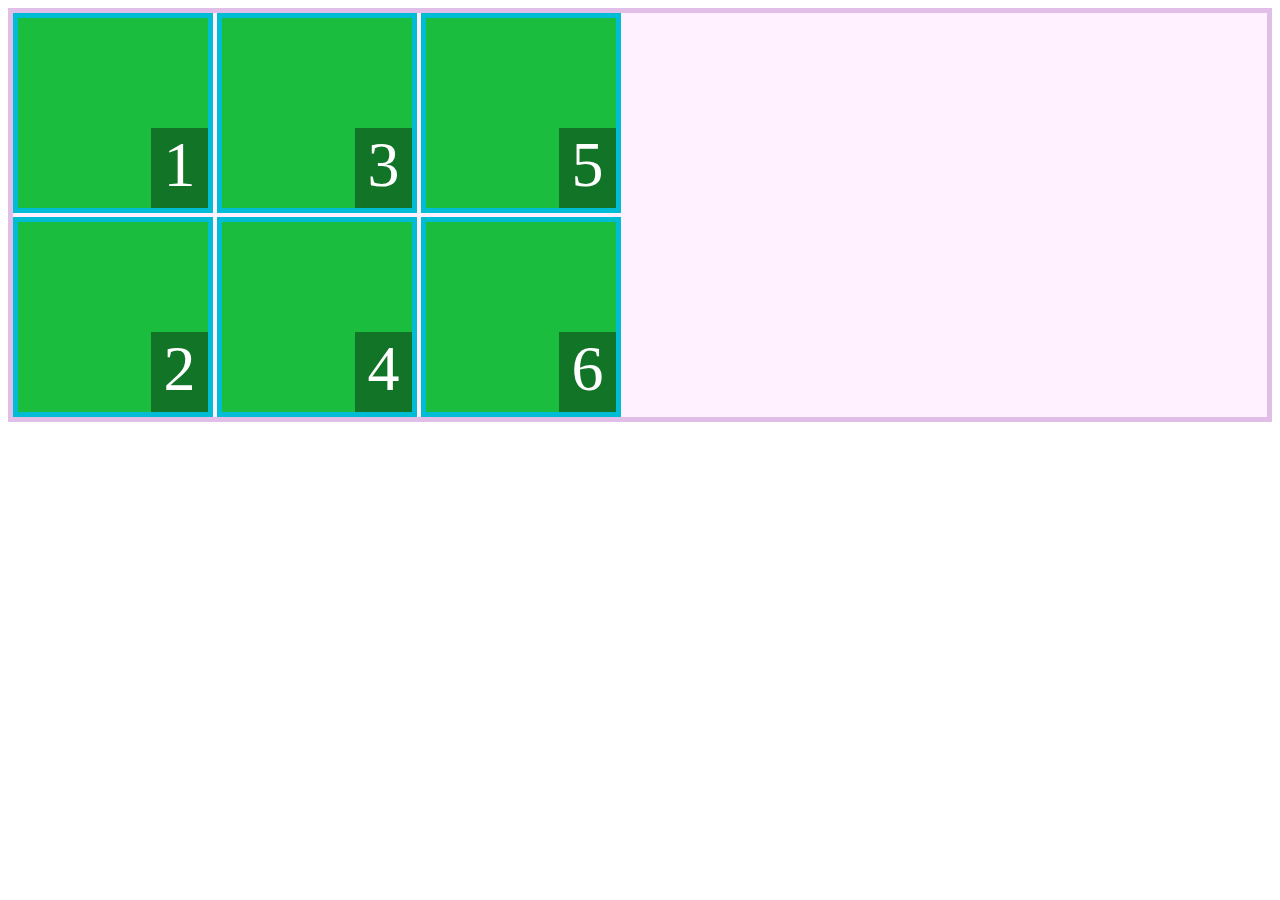
<file: index.html>
<!DOCTYPE html>
<html lang="en">
<head>
    <meta charset="UTF-8">
    <meta name="viewport" content="width=device-width, initial-scale=1.0">
    <title>Document</title>
    <link rel="stylesheet" href="./style.css">
</head>
<body>
    <div class="container">
        <div class="item">
            <div>1</div>
        </div>
        <div class="item">
            <div>2</div>
        </div>
        <div class="item">
            <div>3</div>
        </div>
        <div class="item">
            <div>4</div>
        </div>
        <div class="item">
            <div>5</div>
        </div>
        <div class="item">
            <div>6</div>
        </div>
    </div>
</body>
</html>
</file>
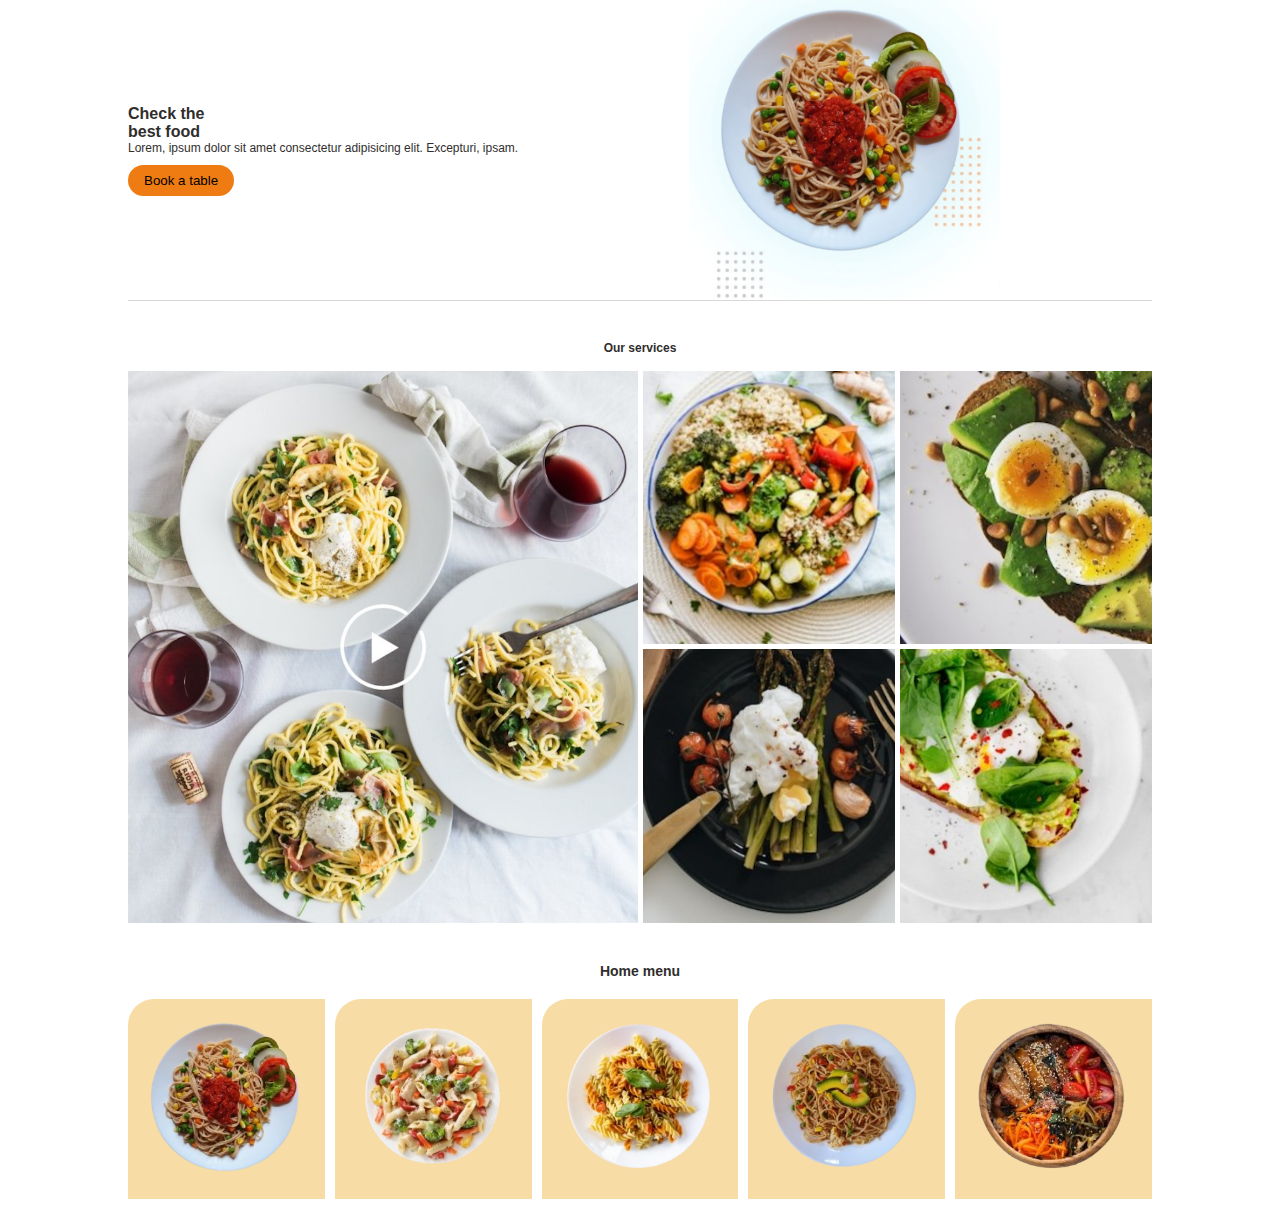
<file: proyecto/index.html>
<!DOCTYPE html>
<html lang="en">
<head>
    <meta charset="UTF-8">
    <meta name="viewport" content="width=device-width, initial-scale=1.0">
    <title>Document</title>
    <link rel="stylesheet" href="style.css">
</head>
<body>
    <main>
        <section class="hero">
            <div class="info">
                <h1>Check the <br>best food</h1>
                <p>Lorem, ipsum dolor sit amet consectetur adipisicing elit. Excepturi, ipsam.</p>
                <button>Book a table</button>
            </div>
            <img class="hero-image" src="./images/hero.png" alt="Plato de pasta con ensaladas">
        </section>

        <section class="dishes">
            <h2 class="dishes-title">Our services</h2>
            <div class="dishes-grid">
                <img class="dishes-item dishes-item__big" src="./images/video.png" alt="video for the dishes">
                <img class="dishes-item" src="./images/dish1.png" alt="">
                <img class="dishes-item" src="./images/dish2.png" alt="">
                <img class="dishes-item" src="./images/dish3.png" alt="">
                <img class="dishes-item" src="./images/dish4.png" alt="">
            </div>
           
        </section>

        <section class="menu">
            <h2 class="menu-title">Home menu</h2>
            <div class="menu-grid">
                <div class="menu-grid-item">
                    <img src="./images/plate1.png" alt="">
                </div>
                <div class="menu-grid-item">
                    <img src="./images/plate2.png" alt="">
                </div>
                <div class="menu-grid-item">
                    <img src="./images/plate3.png" alt="">
                </div>
                <div class="menu-grid-item">
                    <img src="./images/plate4.png" alt="">
                </div>
                <div class="menu-grid-item">
                    <img src="./images/plate5.png" alt="">
                </div>
            </div>
        </section>
    </main>
</body>
</html>
</file>
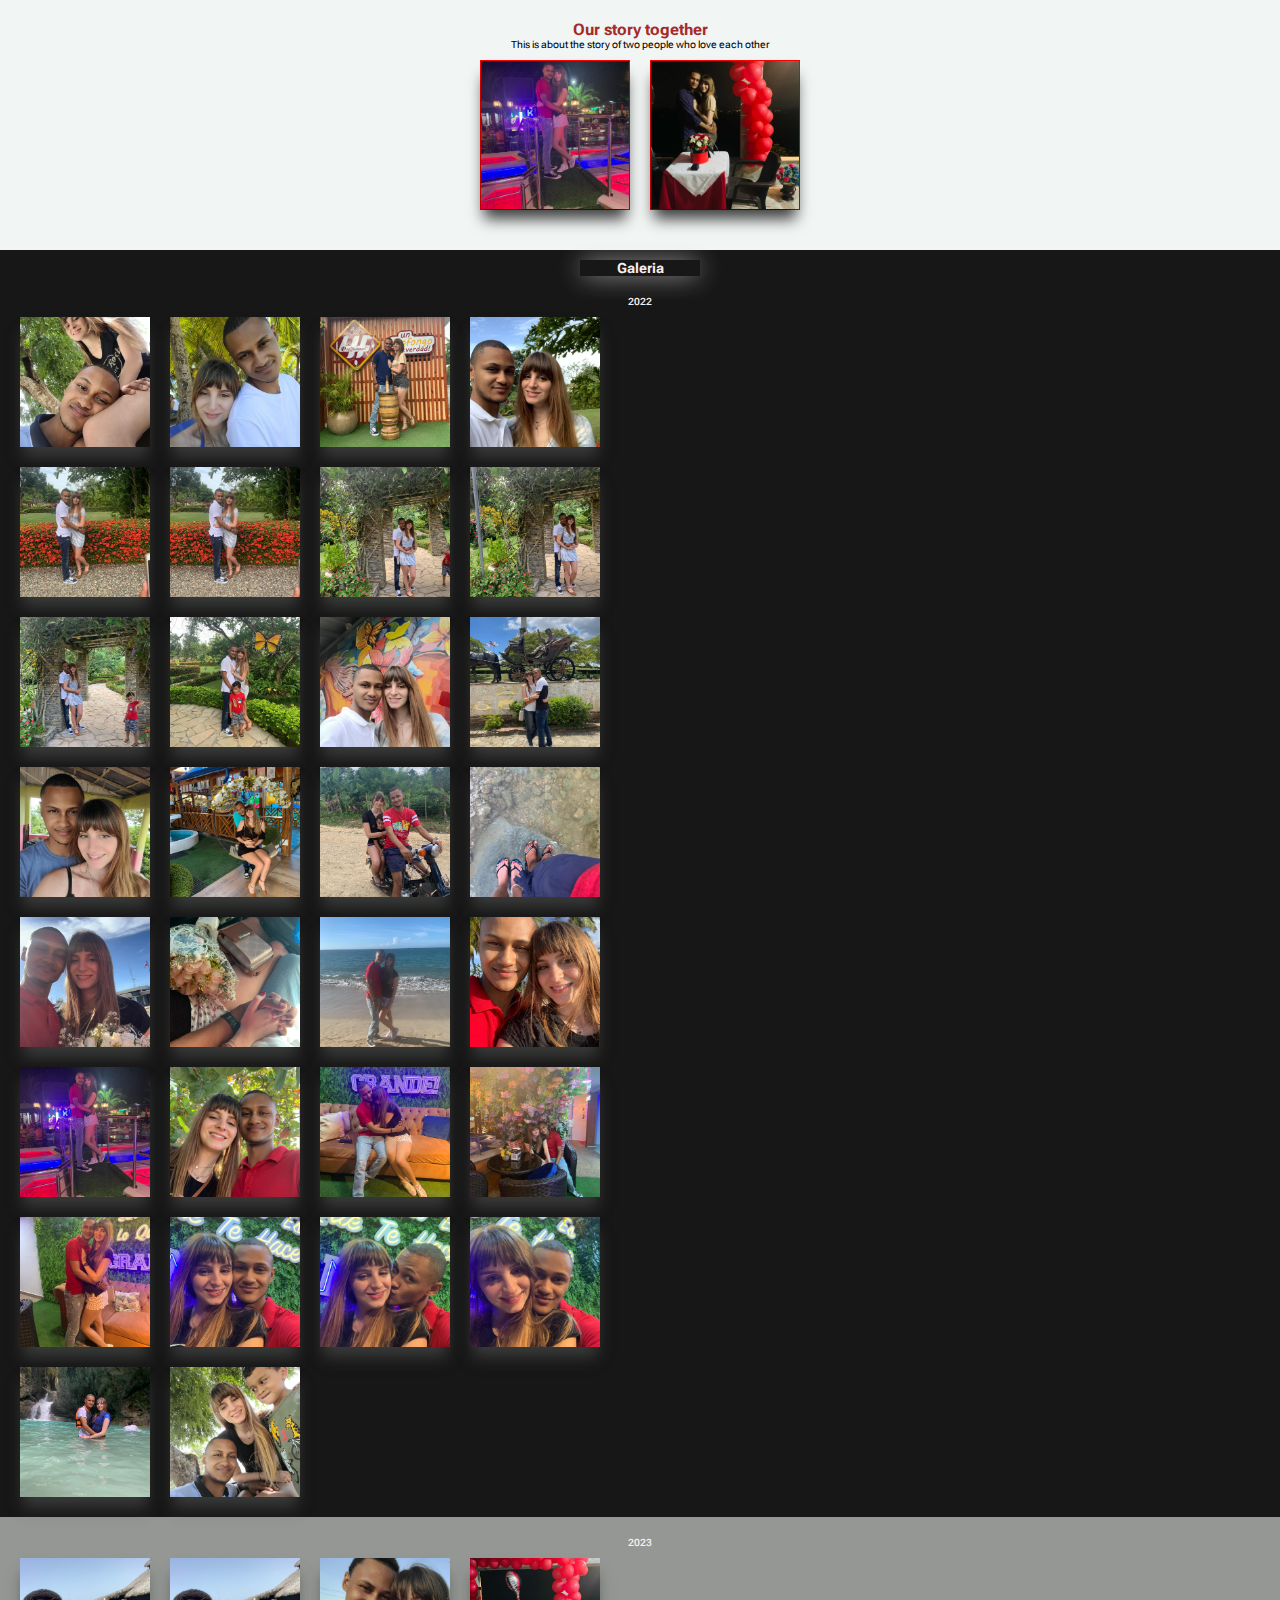
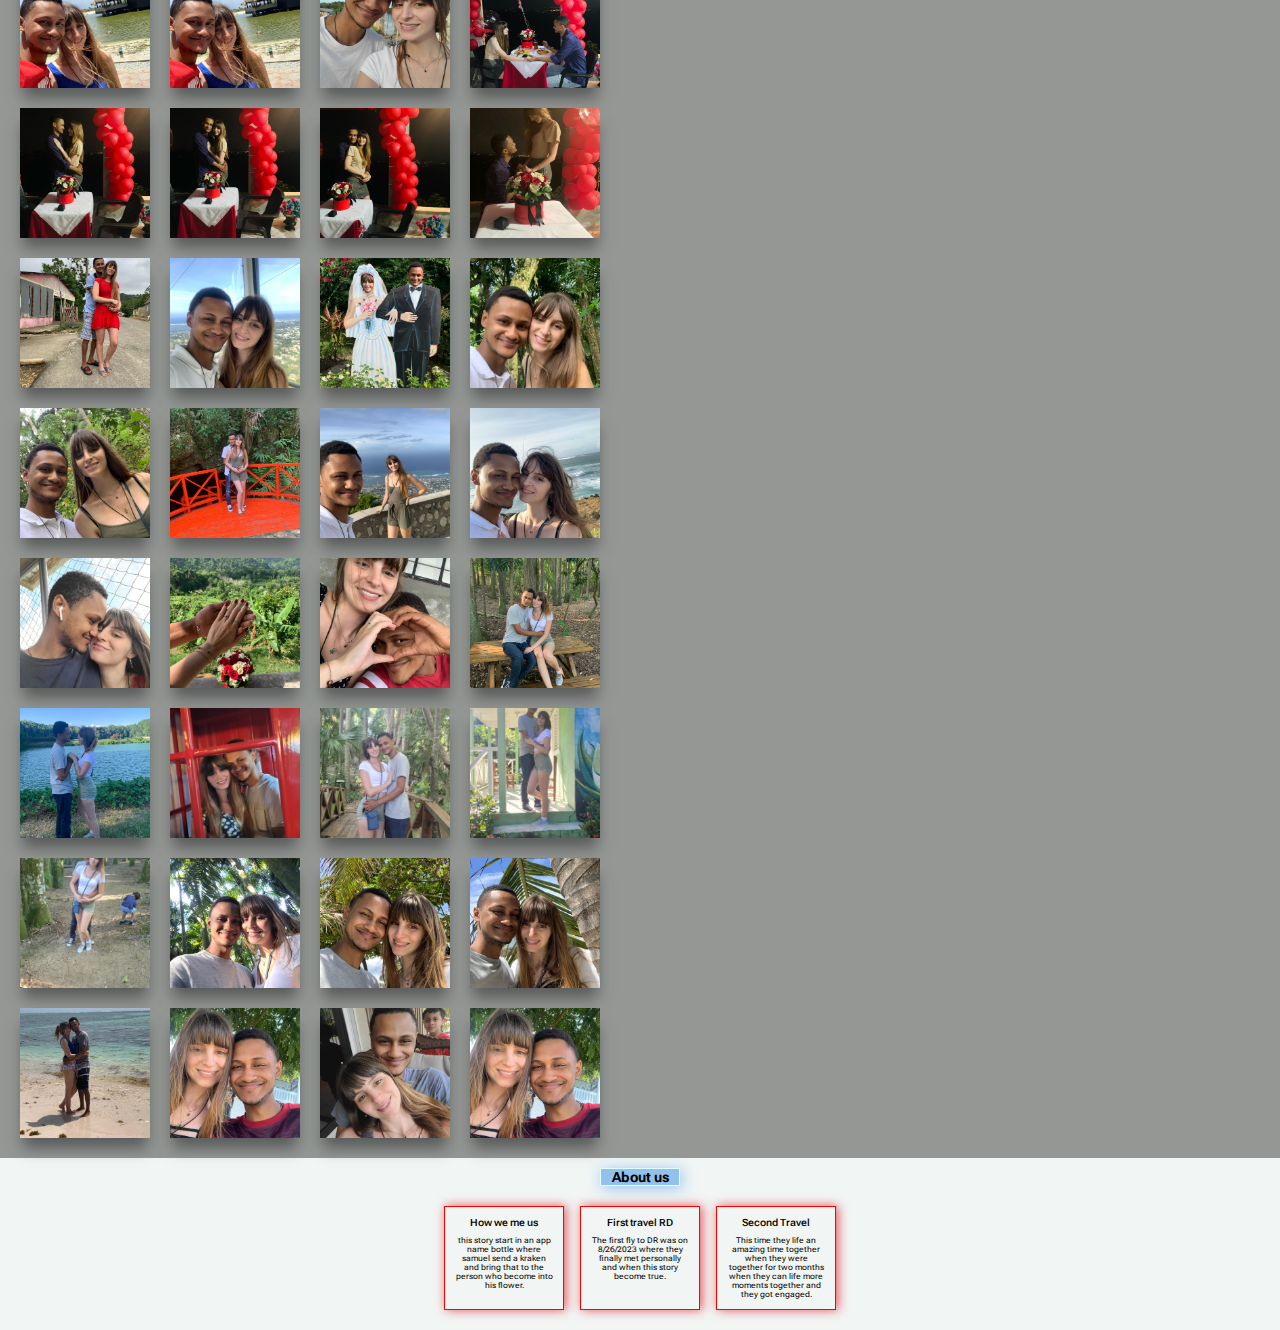
<file: proyecto_personal/index.html>
<!DOCTYPE html>
<html lang="en">
<head>
    <meta charset="UTF-8">
    <meta name="viewport" content="width=device-width, initial-scale=1.0">
    <title>Document</title>
    <link rel="stylesheet" href="style.css">
    <link rel="preconnect" href="https://fonts.googleapis.com">
    <link rel="preconnect" href="https://fonts.gstatic.com" crossorigin>
    <link href="https://fonts.googleapis.com/css2?family=Roboto+Flex:opsz,wght@8..144,300;8..144,500;8..144,700&display=swap" rel="stylesheet">
</head>
<body>
    <main>
        <section class="travel">
            <h1>Our story together</h1>
            <p>This is about the story of two people who love each other</p>
            <div class="travel-grid">
                <div class="first-travel main-story">
                    <img src="./imagenes/main_2022.jpeg" alt="Main pic 2022">
                </div>
                <div class="second-travel main-story">
                    <img src="./imagenes/main_2023.jpeg" alt="">
                </div>
            </div>
        </section>

        <section class="galery-main">
            
            <div class="galery" >
                <h2>Galeria</h2>
                <h3 class="semi-title">2022</h3>
            <div class="galery-grid">
                <div class="galery-grid-first galery-complete">
                    <img src="./imagenes/2022/1.jpeg" alt="">
                    <img src="./imagenes/2022/2.jpeg" alt="">
                    <img src="./imagenes/2022/3.jpeg" alt="">
                    <img src="./imagenes/2022/4.jpeg" alt="">
                    <img src="./imagenes/2022/5.jpeg" alt="">
                    <img src="./imagenes/2022/6.jpeg" alt="">
                    <img src="./imagenes/2022/7.jpeg" alt="">
                    <img src="./imagenes/2022/8.jpeg" alt="">
                    <img src="./imagenes/2022/9.jpeg" alt="">
                    <img src="./imagenes/2022/10.jpeg" alt="">
                    <img src="./imagenes/2022/11.jpeg" alt="">
                    <img src="./imagenes/2022/12.jpeg" alt="">
                    <img src="./imagenes/2022/13.jpeg" alt="">
                    <img src="./imagenes/2022/14.jpeg" alt="">
                    <img src="./imagenes/2022/15.jpeg" alt="">
                    <img src="./imagenes/2022/16.jpeg" alt="">
                    <img src="./imagenes/2022/17.jpeg" alt="">
                    <img src="./imagenes/2022/18.jpeg" alt="">
                    <img src="./imagenes/2022/19.jpeg" alt="">
                    <img src="./imagenes/2022/20.jpeg" alt="">
                    <img src="./imagenes/2022/21.jpeg" alt="">
                    <img src="./imagenes/2022/22.jpeg" alt="">
                    <img src="./imagenes/2022/23.jpeg" alt="">
                    <img src="./imagenes/2022/24.jpeg" alt="">
                    <img src="./imagenes/2022/25.jpeg" alt="">
                    <img src="./imagenes/2022/26.jpeg" alt="">
                    <img src="./imagenes/2022/27.jpeg" alt="">
                    <img src="./imagenes/2022/28.jpeg" alt="">
                    <img src="./imagenes/2022/29.jpeg" alt="">
                    <img src="./imagenes/2022/30.jpeg" alt="">
                    </div>
                 </div>
            </div>
             <div class="galery2023 galery">
                <h3 class="semi-title">2023</h3>
                <div class="galery-grid2023 galery-grid-first">
                   <img src="./imagenes/2023/1.jpeg" alt=""> 
                   <img src="./imagenes/2023/1.jpeg" alt=""> 
                   <img src="./imagenes/2023/2.jpeg" alt=""> 
                   <img src="./imagenes/2023/3.jpeg" alt=""> 
                   <img src="./imagenes/2023/4.jpeg" alt=""> 
                   <img src="./imagenes/2023/5.jpeg" alt=""> 
                   <img src="./imagenes/2023/6.jpeg" alt=""> 
                   <img src="./imagenes/2023/7.jpeg" alt=""> 
                   <img src="./imagenes/2023/8.jpeg" alt=""> 
                   <img src="./imagenes/2023/9.jpeg" alt=""> 
                   <img src="./imagenes/2023/10.jpeg" alt=""> 
                   <img src="./imagenes/2023/11.jpeg" alt=""> 
                   <img src="./imagenes/2023/12.jpeg" alt=""> 
                   <img src="./imagenes/2023/13.jpeg" alt=""> 
                   <img src="./imagenes/2023/14.jpeg" alt=""> 
                   <img src="./imagenes/2023/15.jpeg" alt=""> 
                   <img src="./imagenes/2023/16.jpeg" alt=""> 
                   <img src="./imagenes/2023/17.jpeg" alt=""> 
                   <img src="./imagenes/2023/18.jpeg" alt=""> 
                   <img src="./imagenes/2023/19.jpeg" alt=""> 
                   <img src="./imagenes/2023/20.jpeg" alt=""> 
                   <img src="./imagenes/2023/21.jpeg" alt=""> 
                   <img src="./imagenes/2023/22.jpeg" alt=""> 
                   <img src="./imagenes/2023/23.jpeg" alt=""> 
                   <img src="./imagenes/2023/24.jpeg" alt=""> 
                   <img src="./imagenes/2023/25.jpeg" alt=""> 
                   <img src="./imagenes/2023/26.jpeg" alt=""> 
                   <img src="./imagenes/2023/27.jpeg" alt=""> 
                   <img src="./imagenes/2023/28.jpeg" alt=""> 
                   <img src="./imagenes/2023/29.jpeg" alt=""> 
                   <img src="./imagenes/2023/30.jpeg" alt="">
                   <img src="./imagenes/2023/31.jpeg" alt="">
                </div>
             </div>
            
        </section>

    </main>

    <footer>
        <div class="footer-main">
            <div class="footer-title">
                <h2>About us</h2>
            </div>
           
            <div class="footer-flex">
                <div class="footer-grid">
                    <div class="footer-info">
                        <h3 class="footer-subtitle">How we me us</h3>
                        <p>
                            this story start in an app name bottle where samuel send a kraken and bring that to the person who become into his flower.
                        </p>
                    </div>
    
                    <div class="footer-info">
                        
                        <h3 class="footer-subtitle">First travel RD</h3>
                        <p>
                            The first fly to DR was on 8/26/2023 where they finally met personally and when this story become true. 
                        </p>
                    </div>
    
                    <div class="footer-info">
                        <h3 class="footer-subtitle">Second Travel</h3>
                        <p>
                            This time they life an amazing time together when they were together for two months when they can life more moments together and they got engaged.
                        </p>
                    </div>
                </div>
            </div>
          
        </div>
    </footer>
</body>
</html>
</file>
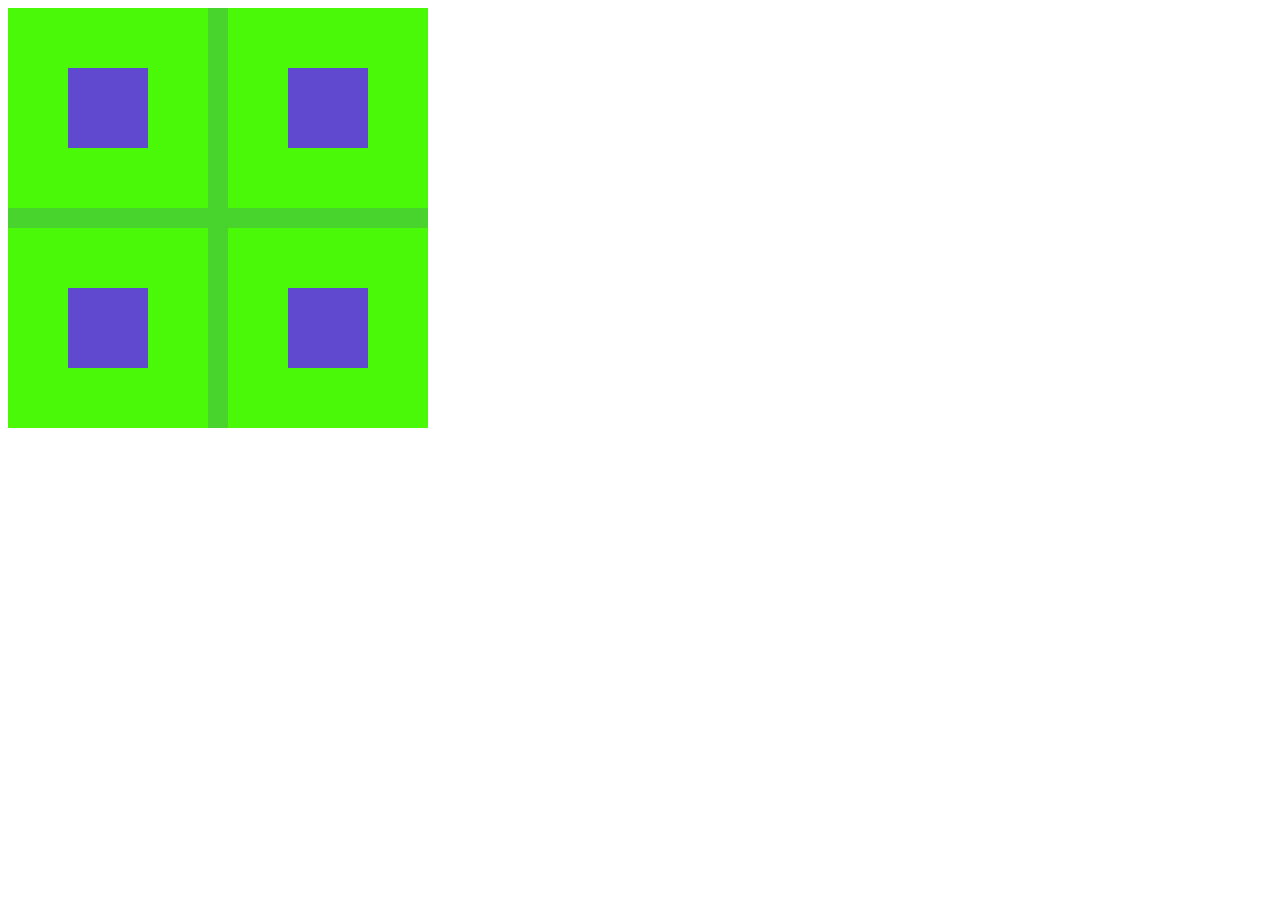
<file: cuadro.html>
<!DOCTYPE html>
<html lang="en">
<head>
    <meta charset="UTF-8">
    <meta name="viewport" content="width=device-width, initial-scale=1.0">
    <title>Document</title>
    <link rel="stylesheet" href="./css/bandera.css">
</head>
<body>
    <div class="container">
        <div class="item">
            <div></div>
        </div>
        <div class="item">
            <div></div>
        </div>
        <div class="item">
            <div></div>
        </div>
        <div class="item">
            <div></div>
        </div>
    </div>
</body>
</html>
</file>
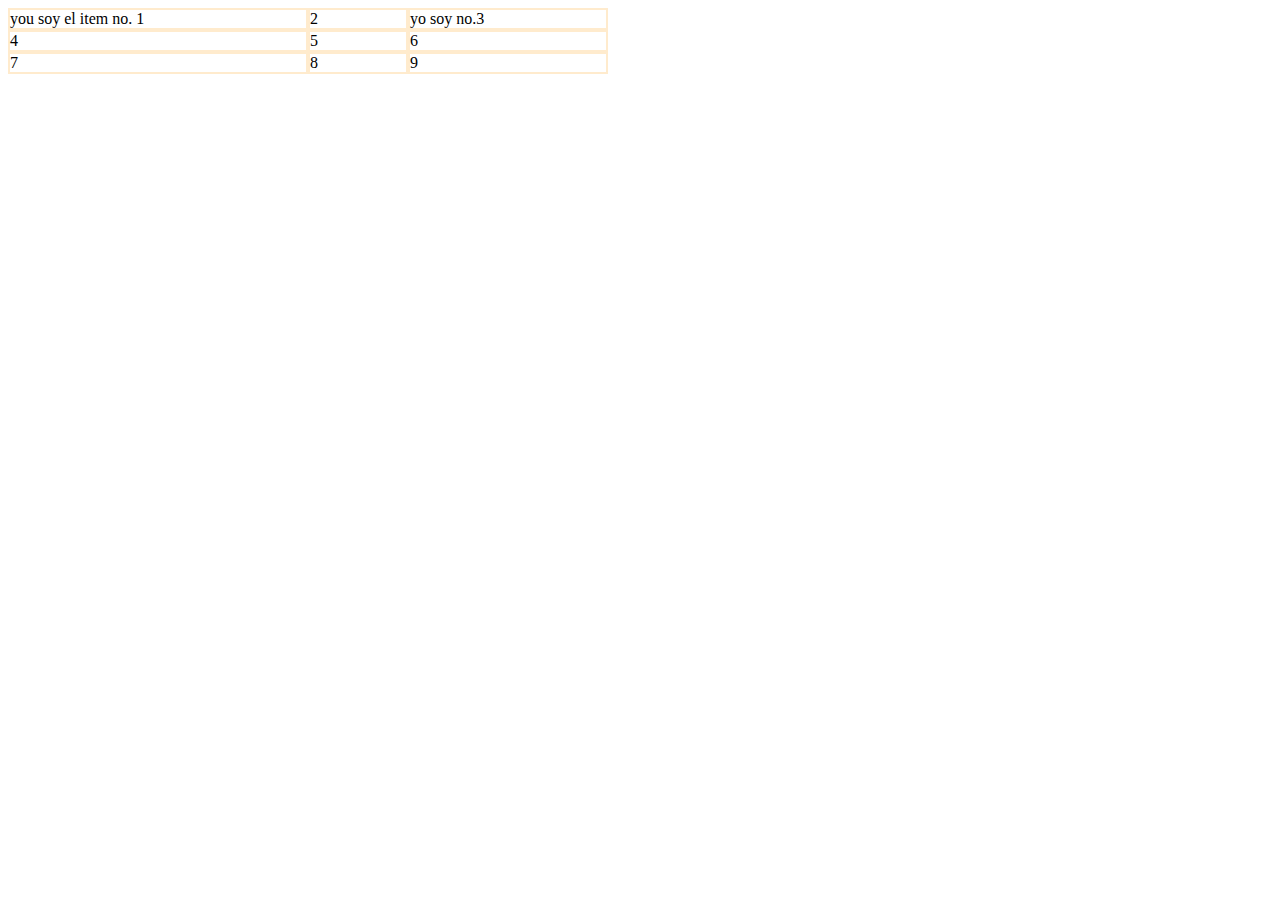
<file: funcionesEspeciales.html>
<!DOCTYPE html>
<html lang="en">
<head>
    <meta charset="UTF-8">
    <meta name="viewport" content="width=device-width, initial-scale=1.0">
    <title>Document</title>
    <link rel="stylesheet" href="./css/funcionalidades.css">
</head>
<body>
    <header>

    </header>
    <main>
        <div class="container">
            <div class="item item-1">you soy el item no. 1</div>
            <div class="item item-2">2</div>
            <div class="item item-3">yo soy no.3</div>
            <div class="item item-4">4</div>
            <div class="item item-5">5</div>
            <div class="item item-6">6</div>
            <div class="item item-7">7</div>
            <div class="item item-8">8</div>
            <div class="item item-9">9</div>
        </div>
    </main>
    <footer>

    </footer>
</body>
</html>
</file>
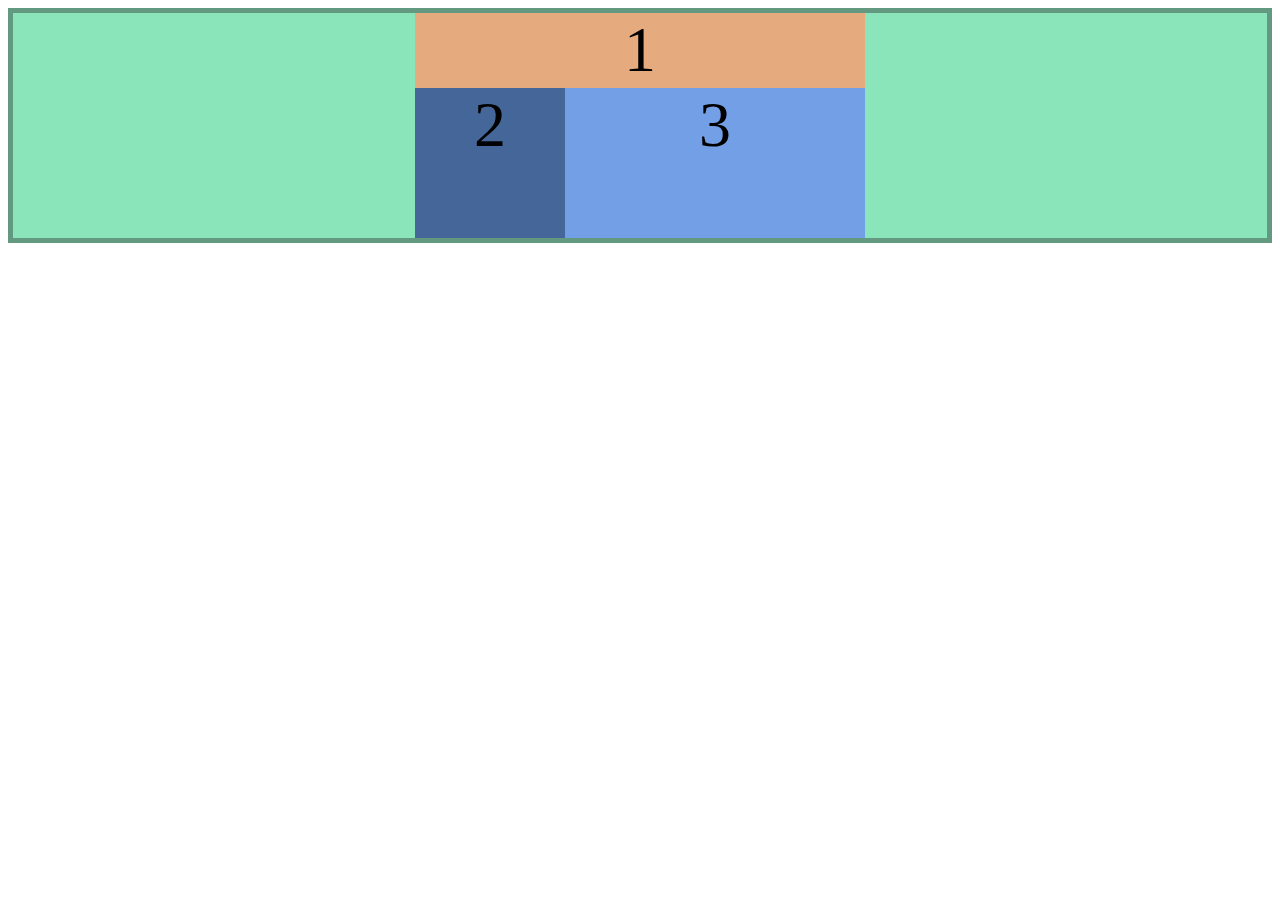
<file: hubicacion.html>
<!DOCTYPE html>
<html lang="en">
<head>
    <meta charset="UTF-8">
    <meta name="viewport" content="width=device-width, initial-scale=1.0">
    <title>Document</title>
    <link rel="stylesheet" href="./css/hubicacion.css">
</head>
<body>
    <div class="contenedor">
        <div class="item item-1">1</div>
        <div class="item item-2">2</div>
        <div class="item item-3">3</div>
    </div>
</body>
</html>
</file>
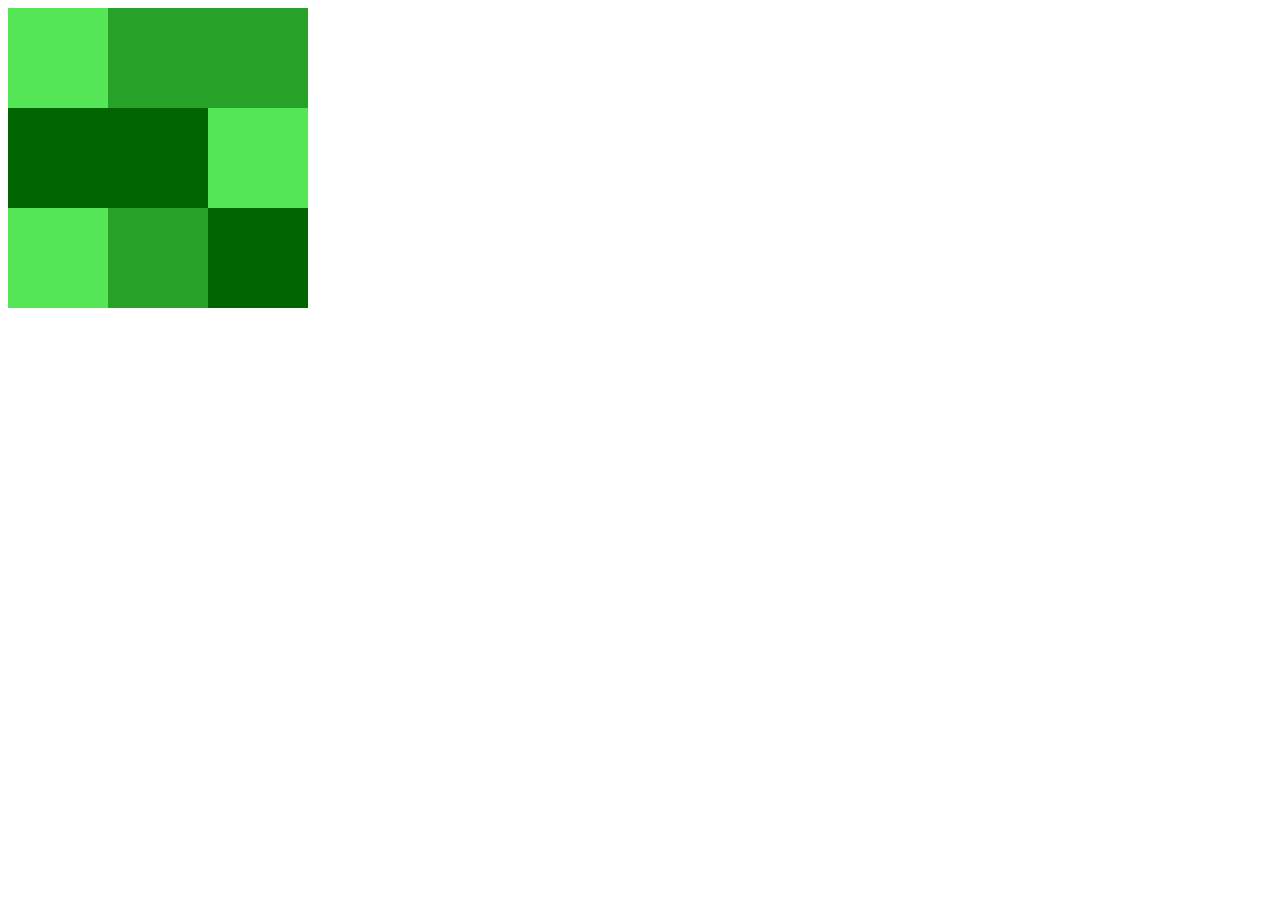
<file: reto.html>
<!DOCTYPE html>
<html lang="en">
<head>
    <meta charset="UTF-8">
    <meta name="viewport" content="width=device-width, initial-scale=1.0">
    <title>Document</title>
    <link rel="stylesheet" href="./css/reto.css">
</head>
<body>
    <div class="container">
        <div class="ligh-green a"></div>
        <div class="normal-green b"></div>
        <div class="dark-green c"></div>
        <div class="ligh-green d"></div>
        <div class="ligh-green e"></div>
        <div class="normal-green f"></div>
        <div class="dark-green g"></div>
    </div>
</body>
</html>
</file>
<file: style.css>
.container {
    border: 5px solid #e1bee7;
    background-color: #fff1ff;
    display: grid;
    grid-template-rows: 200px 200px  ;
    grid-auto-columns: 200px;
    grid-auto-flow: column;
    gap: 4px;
    /* text-align: end; */
    
    
    
    
}

.item {
    /* display: flex;
    width: 100%; */
    border: 5px solid #00bcd4;
    font-size: 4rem;
    background-color: #1ABD3D;
    /* justify-content: end;
    align-items: flex-end; */
    display: grid;
    
    
    
    
}

.item div {
    background-color: #127427;
    width: 30%;
    height: 80px;
    color: #ffffff;
    text-align: center;
    justify-self: end;
    align-self: end;
    
}

/* .item p {
    align-items: center;
} */
</file>
<file: proyecto/style.css>
* {
    box-sizing: border-box;
    margin: 0;
    padding: 0;
    font-family: 'Roboto', sans-serif;
}
html {
    font-size: 62.5%;
}

main {
    max-width: 1200px;
    width: 80%;
    margin: 0 auto;
    font-size: 1.2rem;
}

.hero {
   
    display: grid;
    grid-template-columns: minmax(30px, 2fr) 3fr;
    grid-auto-rows: 300px;
    border-bottom: 1px solid rgb(218, 215, 215);
    


}

.hero-image {
    width: 100%;
    height: 100%;
    object-fit: contain;
    
}

.info {
    align-self: center;
    
    color: rgb(48, 45, 45);

}

.info button {
    margin-top: 10px;
    background-color: rgb(238, 124, 18);
    border: none;
    border-radius: 20px;
    padding: 8px 16px;
}

.info h1 {
    font-size: 1.6rem;
    font-weight: bold;
}

.info p {
    font-size: 1.2rem;
}

.dishes {
    margin: 40px 0;
}

.dishes-title {
    text-align: center;
    font-size: 1.2rem;
    margin-bottom: 16px;
    color: rgb(48, 45, 45);
    font-weight: bold;
}
.dishes-grid {
    display: grid;
    grid-template-columns: repeat(4, 1fr);
    grid-auto-rows: 1fr;
    gap: 5px;
}

.dishes-item {
    width: 100%;
    height: 100%;
    object-fit: cover ;
}

.dishes-item__big {
    grid-area: 1/1/3/3;
}

.menu {
    margin: 10px 0;
}

.menu-title {
    text-align: center;
    font-size: 1.4rem;
    color: rgb(48, 45, 45);
    font-weight: bold;
    margin-bottom: 20px;
}

.menu-grid {
    display: grid;
    justify-content: center;
    grid-template-columns: repeat(5, minmax(50px, 250px));
    grid-auto-rows: 1fr;
    gap: 10px;
}

.menu-grid-item {
    background-color: rgb(247, 221, 165);
    padding: 15px;
    border-top-left-radius: 26px ;
}
.menu-grid-item img{
    width: 100%;
    height: 100%;
    object-fit: contain;
}

@media screen and (max-width: 768px) {
    .hero {
        grid-template-columns: 1fr;
        justify-content: center;

    }

    .hero-image {
        display: none;
    }

    .dishes {
        margin: 45px auto;
    }
    .dishes-grid {
        grid-template-columns: repeat(auto-fit, minmax(75px, 150px));
        /* grid-auto-rows: auto; */
    }

    .menu-grid {
        grid-template-columns: repeat(auto-fit, minmax(60px, 120px));
        
    }


}
</file>
<file: proyecto_personal/style.css>
*   {
    box-sizing: border-box;
    margin: 0;
    padding: 0;
}

html {
    font-size: 61.2%;
    font-family: 'Roboto Flex', sans-serif;
}

main {
    /* width: 80%;
    margin: 0 auto; */
}

.travel {
    /* margin: 10px 0; */
    background-color: rgb(241, 245, 244);
    padding: 20px 30px 40px;
}

.travel h1 {
    text-align: center;
    font-size: 1.6rem;
    color: brown;
    font-weight: bold;
}

.travel p {
    text-align: center;
    font-size: 1.0rem;
    margin-bottom: 10px;
}

.travel-grid {
    display: grid;
    grid-template-columns: 150px 150px;
    grid-template-rows: 150px;
    gap: 20px;
    justify-content: center;
    
}

.first-travel img, .second-travel img  {
    width: 100%;
    height: 100%;
    object-fit: cover;
    box-shadow: 0px 13px 14px -3px rgba(0,0,0,0.75);

   
}

.galery {
    background-color: rgb(24, 23, 23);
    padding: 10px 20px 20px;
}

.galery h2 {
    text-align: center;
    font-size: 1.4rem;
    font-weight: bold;
    color: #f8ecec;
    box-shadow: 0px 0px 26px -3px rgba(230,227,230,1);
    width: 120px;
    margin: 0 auto 20px;
}

.semi-title {
    text-align: center;
    font-size: 1.0rem;
    font-weight: 600;
    color: #f8ecec;
    margin-bottom: 10px;
}

.galery-grid-first {
    display: grid;
    grid-template-columns: repeat(4, minmax(100px, 130px));
    grid-auto-rows: 130px;
    gap: 20px;
    
}

.galery-grid-first img {
    width: 100%;
    height: 100%;
    object-fit: cover;
    box-shadow: 0px 13px 14px -3px rgba(68, 71, 69, 0.75);
}

.main-story {
    border: 1px solid red;
}

.galery2023 {
    background-color: rgb(148, 151, 148);
    /* padding: 10px; */
}


.galery2023 h3{
    margin: 10px;
}



.footer-main {
    padding: 10px 10px 20px;
    background-color: rgb(241, 245, 244);
    
}

.footer-title {
    display: flex;
    justify-content: center;
}
.footer-main h2 {
    
    /* margin: 0 auto; */
    width: 80px;
    text-align: center;
    font-size: 1.4rem;
    font-weight: bold;
    margin-bottom: 20px;
    background-color: rgb(146, 194, 236);
    box-shadow: 2px 2px 15px 0px rgb(146, 194, 236);
    border: 1px solid lightcyan;
}

.footer-flex {
    display: flex;
    justify-content: center;

}
.footer-grid {
    display: grid;
    grid-template-columns: 1fr 1fr 1fr;
    gap: 16px;
    justify-content: center;
    

    
}

.footer-info {
    width: 120px;
    border: 1px solid red;
    justify-content: center;
    box-shadow: 2px 0px 10px 0px rgba(232,81,89,1); 
    padding: 10px;
}

.footer-subtitle {
    font-size: 1.0rem;
    font-weight: 600;
    text-align: center;
    padding-bottom: 8px;
}

.footer-info p {
    font-size: 0.8rem;
    text-align: center;
}





@media screen and (max-width: 500px) {
   .travel-grid {
     grid-template-columns: repeat(auto-fit, minmax(80px, 160px));
     grid-auto-rows: 160px;
   }
   
    .galery-grid-first {
        grid-template-columns: repeat(auto-fit, minmax(80px, 102px));
        justify-content: center;
    }

    .footer-flex {
       
    }
    .footer-grid {
        width: 100%;
        grid-template-columns: repeat(auto-fit, minmax(80px, 120px));
    }
}
</file>
<file: css/bandera.css>
.container {
    display: grid;
    grid-template-columns: 200px 200px;
    grid-auto-rows: 200px;
    gap: 20px;
    width: 420px;
    height: 420px;
    background-color: #49D32D;
}

.item {
    display: grid;
    width: 200px;
    height: 200px;
    background-color: #4AF908;
    place-items: center;
}

.item div {
    width: 80px;
    height: 80px;
    background-color: #6149cf;
}
</file>
<file: css/funcionalidades.css>
.container {
    display: grid;
    grid-template-columns: minmax(30px, 300px) 100px minmax(30px, 200px);
    grid-template-rows: repeat(3, auto);
}

.item {
    border: 2px solid blanchedalmond;
}
</file>
<file: css/hubicacion.css>
.contenedor {
    border: 5px solid #639980;
    background-color: #8AE6BA;
    display: grid;
    grid-template-columns: 150px 150px 150px;
    grid-template-rows: 75px 75px 75px;
    place-content: center;
    text-align: center;
    
}

.item {
    font-size: 4rem;
    
}

.item-1 {
    background-color: #E6AA7F;
    grid-column-start: 1;
    /* grid-row-end: 1; */
    grid-column-end: 4;
}

.item-2 {
    background-color: #456699;
    grid-row-start: 2;
    grid-row-end: 4;
    
}
.item-3 {
    background-color: #739FE6;
    grid-column-start: 2;
    grid-column-end: 4;
    grid-row-start:2 ;
    grid-row-end: 4; 
}
</file>
<file: css/reto.css>
.container {
    display: grid;
    
    grid-template-columns: 100px 100px 100px;
    grid-template-rows: 100px 100px 100px;
    grid-template-areas: 
    "cuandroA cuadroB cuadroB"
    "cuadroC cuadroC cuadroD"
    "cuadroE cuadroF cuadroG";
    
}

.a {
    /* grid-area: cuadroA; */
}

.b {
    grid-area: cuadroB;
}

.c {
    grid-area: cuadroC;
}

.d {
    grid-area: cuadroD;
}

.ligh-green {
    background-color: rgb(85, 230, 85);
}

.normal-green {
    background-color: rgb(39, 161, 39);
}

.dark-green {
    background-color: darkgreen;
}
</file>
